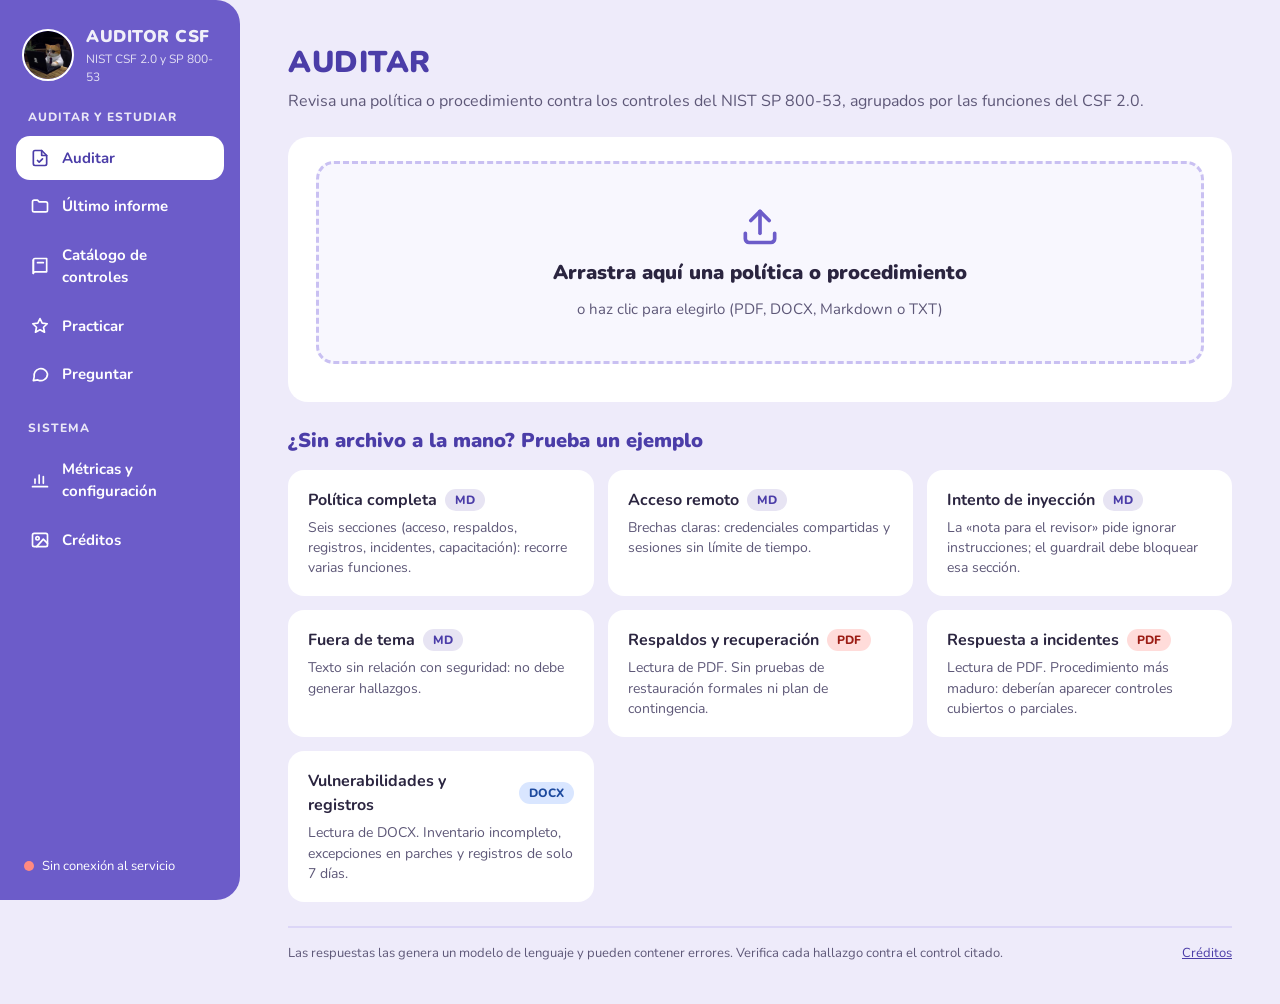
<file: web/index.html>
<!DOCTYPE html>
<html lang="es">
<head>
  <meta charset="UTF-8">
  <meta name="viewport" content="width=device-width, initial-scale=1.0">
  <title>Auditor CSF</title>
  <link rel="icon" type="image/png" href="img/logo.png">
  <link rel="preload" href="fonts/nunito-latin.woff2" as="font" type="font/woff2" crossorigin>
  <link rel="stylesheet" href="estilos.css">
</head>
<body>
<div class="app">
  <nav class="lateral" aria-label="Navegación principal">
    <a class="marca" href="#/auditar">
      <img src="img/logo.png" alt="">
      <span><strong>AUDITOR CSF</strong><span>NIST CSF 2.0 y SP 800-53</span></span>
    </a>

    <div class="menu">
      <span class="menu-titulo">AUDITAR Y ESTUDIAR</span>
      <a href="#/auditar" data-vista="auditar">
        <svg aria-hidden="true" width="20" height="20" viewBox="0 0 24 24" fill="none" stroke="currentColor" stroke-width="2" stroke-linecap="round" stroke-linejoin="round"><path d="M14 3H6a2 2 0 0 0-2 2v14a2 2 0 0 0 2 2h12a2 2 0 0 0 2-2V9z"/><path d="M14 3v6h6"/><path d="m9 15 2 2 4-4"/></svg>
        Auditar
      </a>
      <a href="#/informe" data-vista="informe">
        <svg aria-hidden="true" width="20" height="20" viewBox="0 0 24 24" fill="none" stroke="currentColor" stroke-width="2" stroke-linecap="round" stroke-linejoin="round"><path d="M3 7a2 2 0 0 1 2-2h4l2 2h8a2 2 0 0 1 2 2v8a2 2 0 0 1-2 2H5a2 2 0 0 1-2-2z"/></svg>
        Último informe
      </a>
      <a href="#/catalogo" data-vista="catalogo">
        <svg aria-hidden="true" width="20" height="20" viewBox="0 0 24 24" fill="none" stroke="currentColor" stroke-width="2" stroke-linecap="round" stroke-linejoin="round"><path d="M4 5a2 2 0 0 1 2-2h14v16H6a2 2 0 0 0-2 2z"/><path d="M4 21V5"/><path d="M9 8h7"/></svg>
        Catálogo de controles
      </a>
      <a href="#/practicar" data-vista="practicar">
        <svg aria-hidden="true" width="20" height="20" viewBox="0 0 24 24" fill="none" stroke="currentColor" stroke-width="2" stroke-linecap="round" stroke-linejoin="round"><path d="m12 3 2.6 5.6 6.1.7-4.5 4.2 1.2 6L12 16.6l-5.4 2.9 1.2-6-4.5-4.2 6.1-.7z"/></svg>
        Practicar
      </a>
      <a href="#/preguntar" data-vista="preguntar">
        <svg aria-hidden="true" width="20" height="20" viewBox="0 0 24 24" fill="none" stroke="currentColor" stroke-width="2" stroke-linecap="round" stroke-linejoin="round"><path d="M21 12a8 8 0 0 1-11.6 7.1L4 20l1-4.6A8 8 0 1 1 21 12z"/></svg>
        Preguntar
      </a>
    </div>

    <div class="menu">
      <span class="menu-titulo">SISTEMA</span>
      <a href="#/sistema" data-vista="sistema">
        <svg aria-hidden="true" width="20" height="20" viewBox="0 0 24 24" fill="none" stroke="currentColor" stroke-width="2" stroke-linecap="round" stroke-linejoin="round"><path d="M3 20h18"/><path d="M6 16v-5"/><path d="M11 16V6"/><path d="M16 16v-8"/></svg>
        Métricas y configuración
      </a>
      <a href="#/creditos" data-vista="creditos">
        <svg aria-hidden="true" width="20" height="20" viewBox="0 0 24 24" fill="none" stroke="currentColor" stroke-width="2" stroke-linecap="round" stroke-linejoin="round"><rect x="3" y="4" width="18" height="16" rx="2"/><circle cx="9" cy="10" r="2"/><path d="m21 16-5-5-8 9"/></svg>
        Créditos
      </a>
    </div>

    <div class="espaciador"></div>
    <a id="recuadro" class="recuadro" href="#/auditar" hidden></a>
    <div id="estado-servicio" class="estado-servicio" role="status"><span class="punto"></span><span>Verificando el servicio…</span></div>
  </nav>

  <main id="vista" class="contenido" tabindex="-1"></main>
</div>
<div id="avisos" class="avisos" aria-live="polite"></div>

<script src="app.js"></script>
</body>
</html>
</file>
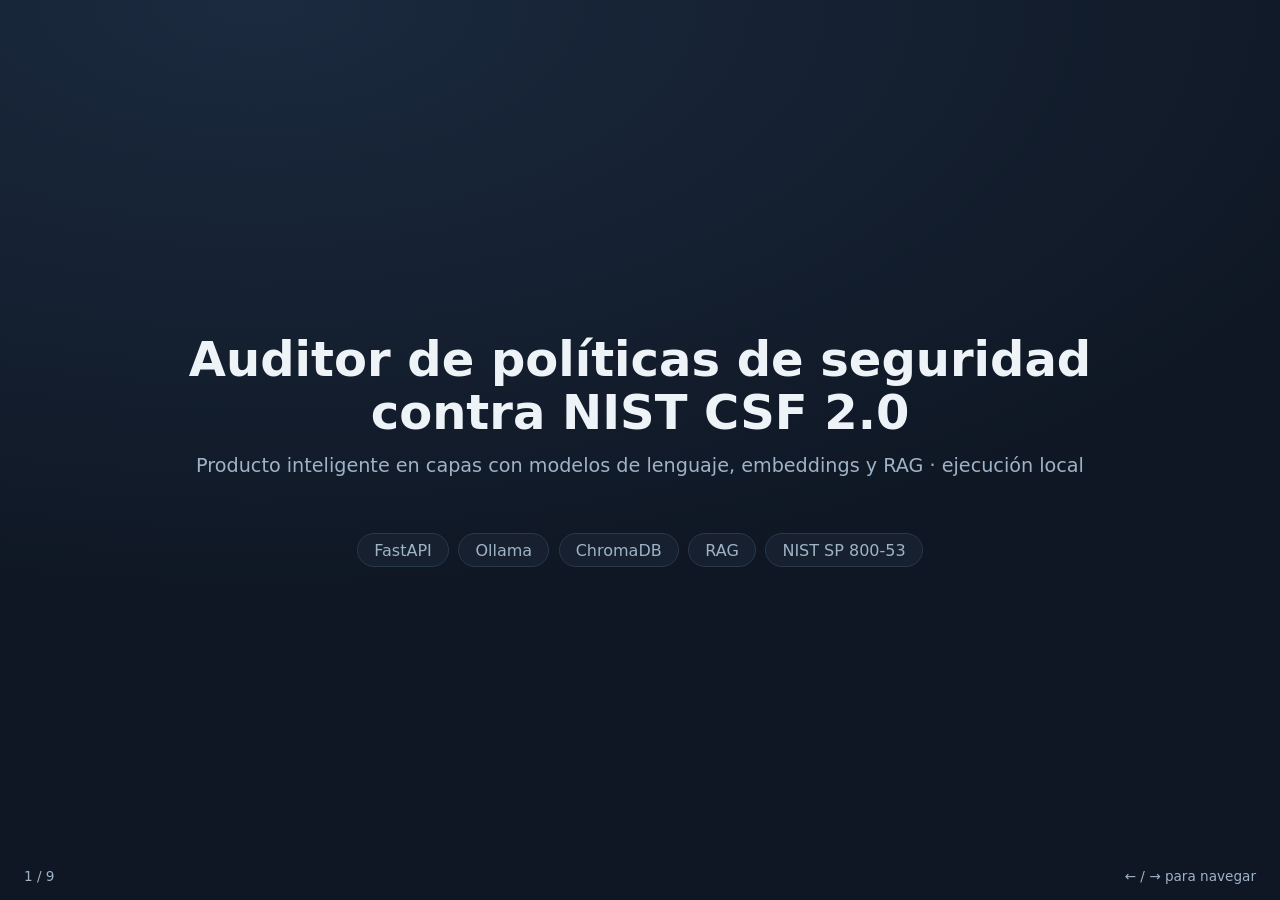
<file: docs/presentacion.html>
<!DOCTYPE html>
<html lang="es">
<head>
<meta charset="UTF-8">
<meta name="viewport" content="width=device-width, initial-scale=1.0">
<title>Auditor de políticas contra NIST CSF 2.0 — Presentación</title>
<style>
  :root{--fondo:#0f1724;--panel:#16202e;--acento:#4a9eff;--texto:#eef3f8;--tenue:#9fb3c6;--ok:#3fb950;--ambar:#f5a623;--rojo:#e5484d}
  *{box-sizing:border-box;margin:0;padding:0}
  html,body{height:100%;background:#000;font-family:system-ui,'Segoe UI',Roboto,sans-serif;color:var(--texto)}
  .slide{display:none;height:100vh;padding:5vh 7vw;flex-direction:column;justify-content:center;
    background:radial-gradient(1200px 600px at 20% 0%,#1b2a3f,var(--fondo))}
  .slide.activa{display:flex}
  h1{font-size:3rem;line-height:1.1;margin-bottom:1rem}
  h2{font-size:2rem;color:var(--acento);margin-bottom:1.5rem;border-bottom:2px solid #28384d;padding-bottom:.4rem}
  h3{font-size:1.2rem;color:var(--tenue);font-weight:500;margin-bottom:2rem}
  ul{list-style:none;font-size:1.5rem;line-height:1.9}
  li{padding-left:1.6rem;position:relative;margin-bottom:.3rem}
  li::before{content:"";position:absolute;left:0;top:.75em;width:.6rem;height:.6rem;background:var(--acento);border-radius:2px}
  li small{color:var(--tenue);font-size:1rem}
  .cols{display:flex;gap:4vw;align-items:center}
  .cols img{max-height:66vh;max-width:52vw;background:#fff;border-radius:8px;padding:10px}
  .centro{align-items:center;text-align:center}
  .centro img{max-height:70vh;background:#fff;border-radius:8px;padding:12px;margin-top:1rem}
  .pie{position:fixed;bottom:16px;right:24px;color:var(--tenue);font-size:.85rem}
  .num{position:fixed;bottom:16px;left:24px;color:var(--tenue);font-size:.85rem}
  .tags{display:flex;gap:.6rem;flex-wrap:wrap;margin-top:1.5rem}
  .tag{background:var(--panel);border:1px solid #28384d;border-radius:20px;padding:.4rem 1rem;font-size:1rem;color:var(--tenue)}
  .kpi{display:flex;gap:2rem;margin-top:1rem}
  .kpi div{background:var(--panel);border:1px solid #28384d;border-radius:10px;padding:1.2rem 1.6rem;text-align:center}
  .kpi b{font-size:2rem;display:block;color:var(--acento)}
  em{color:var(--ambar);font-style:normal}
</style>
</head>
<body>

<section class="slide activa centro">
  <h1>Auditor de políticas de seguridad<br>contra NIST CSF 2.0</h1>
  <h3>Producto inteligente en capas con modelos de lenguaje, embeddings y RAG · ejecución local</h3>
  <div class="tags"><span class="tag">FastAPI</span><span class="tag">Ollama</span><span class="tag">ChromaDB</span>
    <span class="tag">RAG</span><span class="tag">NIST SP 800-53</span></div>
</section>

<section class="slide">
  <h2>1. La idea</h2>
  <ul>
    <li><b>Usuario:</b> responsable de seguridad de infraestructura crítica</li>
    <li><b>Problema:</b> comparar políticas contra cientos de controles es lento y omite cosas</li>
    <li><b>Entrega un informe</b> de brechas por función del CSF 2.0, no una conversación
      <br><small>estado (cubierto/parcial/ausente), gravedad, evidencia, control citado y redacción corregida</small></li>
    <li><b>Original:</b> auditor + clasificador + generador; cambia entrada (documento) y salida (informe)</li>
  </ul>
</section>

<section class="slide">
  <h2>2. Arquitectura — contenedores</h2>
  <div class="cols">
    <img src="figuras/02_contenedores.png" alt="Contenedores">
    <ul>
      <li>Web (presentación) y Servicio (lógica)</li>
      <li>La web consume <em>solo la API</em> por HTTP</li>
      <li>Ollama, ChromaDB y SQLite, todo local</li>
    </ul>
  </div>
</section>

<section class="slide">
  <h2>2. Arquitectura — capas del servicio</h2>
  <div class="cols">
    <img src="figuras/03_capas.png" alt="Capas">
    <ul>
      <li>C1 API · C2 Orquestación · C3 Guardrails</li>
      <li>C4 Caché · C5 Contexto/RAG · C6 Enrutador/Gateway</li>
      <li>C7 Datos · T1 Observabilidad · T2 Retroalimentación</li>
      <li><small>dependencias solo hacia abajo; adaptadores intercambiables</small></li>
    </ul>
  </div>
</section>

<section class="slide">
  <h2>2. Flujo de una consulta</h2>
  <div class="centro"><img src="figuras/07_secuencia_consulta.png" alt="Secuencia de consulta"></div>
</section>

<section class="slide">
  <h2>3. Selección de modelos y RAG</h2>
  <ul>
    <li>Comparados <em>2 embeddings</em> y <em>3 modelos</em> con evidencia (acierto@k, fidelidad, latencia)</li>
    <li>Enrutador: ruta simple (modelo rápido) vs. compleja (modelo capaz)</li>
    <li>RAG: fragmentación con solapamiento, k y umbral calibrados</li>
    <li>Recuperación <em>translingüe</em>: corpus en inglés, documentos en español (bge-m3)</li>
  </ul>
</section>

<section class="slide">
  <h2>4. Demostración en vivo</h2>
  <ul>
    <li>Cargar una política y ver el informe con fuentes</li>
    <li>La misma consulta servida desde la <em>caché semántica</em></li>
    <li>Una entrada bloqueada por los <em>guardrails</em> (inyección)</li>
    <li>Una sección vaga que activa el <em>ciclo de agente</em></li>
    <li>Retroalimentación, panel de métricas y OpenAPI</li>
  </ul>
</section>

<section class="slide">
  <h2>5. Resultados y limitaciones</h2>
  <div class="kpi">
    <div><b>acierto@3</b>recuperación</div>
    <div><b>RAG&gt;sin RAG</b>fidelidad</div>
    <div><b>guardrails</b>bloqueos / falsos+</div>
    <div><b>caché</b>reducción de latencia</div>
  </div>
  <ul style="margin-top:2rem;font-size:1.2rem">
    <li>Limitaciones: corpus en inglés; correspondencia CSF–800-53 de trabajo</li>
    <li>"Cubierto" = alineación con el control, no cumplimiento integral; verificar las respuestas del modelo</li>
  </ul>
  <p style="margin-top:1.5rem;color:var(--tenue)">Los valores exactos están en el informe técnico (sección 10).</p>
</section>

<section class="slide centro">
  <h1>Gracias</h1>
  <h3>El código muestra que funciona; el informe muestra que está bien pensado.</h3>
</section>

<div class="num" id="num"></div>
<div class="pie">← / → para navegar</div>
<script>
  const slides=[...document.querySelectorAll('.slide')];let i=0;
  const num=document.getElementById('num');
  function mostrar(n){slides[i].classList.remove('activa');i=Math.max(0,Math.min(slides.length-1,n));
    slides[i].classList.add('activa');num.textContent=(i+1)+' / '+slides.length;}
  document.addEventListener('keydown',e=>{
    if(e.key==='ArrowRight'||e.key===' '||e.key==='PageDown')mostrar(i+1);
    if(e.key==='ArrowLeft'||e.key==='PageUp')mostrar(i-1);
    if(e.key==='Home')mostrar(0);if(e.key==='End')mostrar(slides.length-1);});
  document.addEventListener('click',()=>mostrar(i+1));
  mostrar(0);
</script>
</body>
</html>
</file>
<file: web/estilos.css>
/* Auditor CSF: estilos de la capa de presentación (diseño de los mockups). */
@font-face {
  font-family: "Nunito";
  src: url("fonts/nunito-latin.woff2") format("woff2");
  font-weight: 400 900;
  font-style: normal;
  font-display: swap;
}

:root {
  --morado: #6C5CC9;
  --morado-osc: #4B3DA8;
  --morado-caja: #5A4AB8;
  --morado-claro: #8C7FDB;
  --lavanda: #EEEBFA;
  --lavanda-2: #F8F7FE;
  --lavanda-3: #F1EEFD;
  --borde: #DCD6F7;
  --borde-2: #C9C0F2;
  --gris-suave: #E7E4F3;
  --texto: #2B2540;
  --tenue: #5E5878;
  --tenue-2: #6B6585;
  --blanco: #FFFFFF;
  --ok-fondo: #D6F5E5; --ok-texto: #146C43; --ok-barra: #1E8E5A;
  --parcial-fondo: #FFE8CC; --parcial-texto: #8A4500; --parcial-barra: #C77700;
  --mal-fondo: #FFDCDA; --mal-texto: #9B1C14; --mal-borde: #F2B8B5; --mal-barra: #D9483B; --mal-fuerte: #B42318;
  --baja-texto: #3651B5;
  --verde-estado: #3DDC97;
  --radio: 20px;
  --fuente: "Nunito", system-ui, -apple-system, "Segoe UI", Roboto, sans-serif;
}

* { box-sizing: border-box; }
html, body { margin: 0; }
body { font-family: var(--fuente); background: var(--lavanda); color: var(--texto); line-height: 1.5; }
a { color: var(--morado-osc); }
a:hover { color: #2F2380; }
button, input, select, textarea { font: inherit; }
:focus-visible { outline: 3px solid var(--morado-osc); outline-offset: 2px; }
.visual-oculto { position: absolute; width: 1px; height: 1px; overflow: hidden; clip: rect(0 0 0 0); white-space: nowrap; }
[hidden] { display: none !important; }

/* --- Estructura --- */
.app { min-height: 100vh; display: flex; flex-wrap: wrap; }
.lateral { flex: 1 1 240px; max-width: 280px; background: var(--morado); color: var(--blanco);
  border-radius: 0 24px 24px 0; padding: 24px 16px; display: flex; flex-direction: column; gap: 22px;
  position: sticky; top: 0; align-self: flex-start; min-height: 100vh; }
.contenido { flex: 999 1 560px; min-width: 0; padding: 40px 48px; display: flex; flex-direction: column;
  gap: 24px; max-width: 1180px; }

/* --- Barra lateral --- */
.marca { display: flex; align-items: center; gap: 12px; color: var(--blanco); text-decoration: none; padding: 0 6px; }
.marca:hover { color: var(--blanco); }
.marca img { width: 52px; height: 52px; border-radius: 50%; border: 2px solid var(--blanco); }
.marca strong { display: block; font-size: 17px; font-weight: 900; letter-spacing: .5px; }
.marca span { font-size: 12px; opacity: .9; }
.menu { display: flex; flex-direction: column; gap: 4px; }
.menu-titulo { font-size: 12px; font-weight: 800; letter-spacing: 1px; padding: 0 12px 6px; opacity: .85; }
.menu a { display: flex; align-items: center; gap: 12px; padding: 11px 14px; border-radius: 14px; font-size: 15px;
  font-weight: 700; text-decoration: none; color: var(--blanco); min-height: 44px; }
.menu a:hover { background: var(--morado-caja); color: var(--blanco); }
.menu a[aria-current="page"] { background: var(--blanco); color: var(--morado-osc); }
.menu svg { flex: none; }
.espaciador { flex-grow: 1; }
.recuadro { display: flex; flex-direction: column; align-items: center; gap: 10px; border-radius: 18px;
  padding: 14px 16px; text-decoration: none; text-align: center; }
.recuadro.en-curso { background: var(--morado-caja); color: var(--blanco); }
.recuadro.en-curso:hover { color: var(--blanco); background: #5243AD; }
.recuadro.listo { background: var(--blanco); color: var(--morado-osc); }
.recuadro.con-error { background: var(--blanco); color: var(--mal-texto); }
.recuadro img { width: 96px; height: 96px; object-fit: contain; }
.recuadro strong { font-size: 18px; font-weight: 900; }
.recuadro .barra { width: 100%; height: 10px; background: var(--morado-claro); border-radius: 6px; overflow: hidden; }
.recuadro .barra span { display: block; height: 100%; background: var(--blanco); border-radius: 6px; transition: width .4s; }
.recuadro small { font-size: 13px; font-weight: 700; text-decoration: underline; }
.estado-servicio { display: flex; align-items: center; gap: 8px; font-size: 13px; padding: 0 8px; }
.estado-servicio .punto { width: 10px; height: 10px; border-radius: 50%; background: var(--verde-estado); flex: none; }
.estado-servicio.aviso .punto { background: #FFC56B; }
.estado-servicio.mal .punto { background: #FF8A80; }

/* --- Michis --- */
.michi { object-fit: contain; }
.michi.trabajando { animation: balanceo 1.8s ease-in-out infinite; transform-origin: 50% 90%; }
@keyframes balanceo { 0%, 100% { transform: rotate(-3deg); } 50% { transform: rotate(3deg); } }
@media (prefers-reduced-motion: reduce) { .michi.trabajando { animation: none; } }

/* --- Tipografía y bloques --- */
.titulo-vista { display: flex; flex-direction: column; gap: 4px; }
.titulo-vista h1 { margin: 0; font-size: 30px; font-weight: 900; color: var(--morado-osc); letter-spacing: .5px; text-transform: uppercase; }
.titulo-vista p { margin: 0; font-size: 16px; color: var(--tenue); }
.fila-titulo { display: flex; justify-content: space-between; align-items: flex-start; gap: 16px; flex-wrap: wrap; }
.tarjeta { background: var(--blanco); border-radius: var(--radio); padding: 24px 28px; display: flex; flex-direction: column; gap: 14px; }
.tarjeta h2, .seccion-titulo { margin: 0; font-size: 19px; font-weight: 900; color: var(--morado-osc); }
.nota { margin: 0; font-size: 13px; color: var(--tenue); }
.tenue { color: var(--tenue); }
.rejilla-2 { display: grid; grid-template-columns: repeat(2, minmax(0, 1fr)); gap: 18px; }
.rejilla-3 { display: grid; grid-template-columns: repeat(3, minmax(0, 1fr)); gap: 12px; }
.aviso-linea { background: var(--blanco); border-radius: 16px; padding: 12px 18px; display: flex; align-items: center;
  gap: 14px; flex-wrap: wrap; font-size: 15px; }
.aviso-linea > span { flex-grow: 1; }
.aviso-naranja { background: var(--parcial-fondo); color: #5C2E00; border-radius: 14px; padding: 12px 16px; font-size: 14px; }
.error-caja { background: var(--mal-fondo); color: var(--mal-texto); border-radius: 14px; padding: 14px 18px; font-size: 15px; }
.pie { margin-top: auto; padding-top: 16px; border-top: 2px solid var(--borde); font-size: 13px; color: var(--tenue);
  display: flex; gap: 16px; flex-wrap: wrap; justify-content: space-between; }

/* --- Botones y controles --- */
.boton { display: inline-flex; align-items: center; justify-content: center; gap: 8px; border-radius: 14px;
  font-weight: 900; font-size: 16px; padding: 12px 24px; min-height: 48px; cursor: pointer; text-decoration: none;
  border: 2px solid var(--morado); background: var(--morado); color: var(--blanco); }
.boton:hover { background: var(--morado-osc); border-color: var(--morado-osc); color: var(--blanco); }
.boton:disabled { opacity: .5; cursor: not-allowed; }
.boton.secundario { background: var(--blanco); color: var(--morado-osc); border-color: var(--borde-2); }
.boton.secundario:hover { background: var(--lavanda-3); color: var(--morado-osc); }
.boton.peligro { background: var(--blanco); color: var(--mal-texto); border-color: var(--mal-borde); }
.boton.chico { font-size: 15px; padding: 9px 18px; min-height: 44px; border-radius: 12px; }
.enlace-boton { background: none; border: none; color: var(--morado-osc); font-weight: 700; text-decoration: underline;
  cursor: pointer; min-height: 44px; padding: 0 6px; }
.chip { font-size: 14px; font-weight: 800; padding: 8px 16px; border-radius: 20px; min-height: 40px; cursor: pointer;
  background: var(--blanco); color: var(--morado-osc); border: 2px solid var(--borde-2); }
.chip[aria-pressed="true"] { background: var(--morado); color: var(--blanco); border-color: var(--morado); }
.grupo-chips { display: flex; gap: 8px; align-items: center; flex-wrap: wrap; }
.grupo-chips > span { font-size: 14px; font-weight: 800; color: var(--tenue); }
.campo { font-size: 16px; border: 2px solid var(--borde); border-radius: 12px; padding: 12px 16px; min-height: 48px;
  background: var(--blanco); color: var(--texto); width: 100%; }
.campo:focus { border-color: var(--morado); outline: none; }
label.etiqueta-campo { font-size: 14px; font-weight: 800; color: var(--tenue); }

/* --- Etiquetas de estado --- */
.pastilla { display: inline-block; font-size: 13px; font-weight: 800; padding: 3px 12px; border-radius: 20px; white-space: nowrap; }
.pastilla.ausente { background: var(--mal-fondo); color: var(--mal-texto); }
.pastilla.parcial { background: var(--parcial-fondo); color: var(--parcial-texto); }
.pastilla.cubierto { background: var(--ok-fondo); color: var(--ok-texto); }
.pastilla.neutra { background: var(--gris-suave); color: var(--morado-osc); }
.gravedad { display: inline-block; font-size: 13px; font-weight: 800; padding: 1px 10px; border-radius: 20px; border: 2px solid; white-space: nowrap; }
.gravedad.alta { color: var(--mal-fuerte); }
.gravedad.media { color: var(--parcial-texto); }
.gravedad.baja { color: var(--baja-texto); }

/* --- Auditar --- */
.zona { width: 100%; border: 3px dashed var(--borde-2); border-radius: 18px; padding: 40px 24px; display: flex;
  flex-direction: column; align-items: center; gap: 10px; text-align: center; cursor: pointer; background: var(--lavanda-2); }
.zona:hover, .zona.arrastrando { border-color: var(--morado); background: var(--lavanda-3); }
.tarjeta:focus-within .zona { border-color: var(--morado); }
.zona strong { font-size: 20px; font-weight: 900; }
.zona span { font-size: 15px; color: var(--tenue); }
.archivo-listo { display: flex; align-items: center; gap: 14px; flex-wrap: wrap; justify-content: center; }
.archivo-listo.error { color: var(--mal-texto); font-weight: 700; }
.demos { display: grid; grid-template-columns: repeat(auto-fill, minmax(250px, 1fr)); gap: 14px; }
.demo { background: var(--blanco); border-radius: 16px; padding: 16px 18px; text-align: left; color: var(--texto);
  display: flex; flex-direction: column; gap: 6px; border: 2px solid transparent; cursor: pointer; }
.demo:hover:not(:disabled) { border-color: var(--morado); }
.demo:disabled { opacity: .55; cursor: not-allowed; }
.demo-cab { display: flex; justify-content: space-between; gap: 8px; align-items: center; }
.demo-cab strong { font-size: 16px; }
.demo small { font-size: 14px; color: var(--tenue); line-height: 1.45; }
.formato { font-size: 12px; font-weight: 800; padding: 2px 10px; border-radius: 20px; background: var(--gris-suave); color: var(--morado-osc); }
.formato.pdf { background: var(--mal-fondo); color: var(--mal-texto); }
.formato.docx { background: #D9E6FF; color: #1D4A9E; }

.barra-progreso { height: 14px; background: var(--gris-suave); border-radius: 8px; overflow: hidden; }
.barra-progreso > div { height: 100%; background: var(--morado); border-radius: 8px; transition: width .4s; }
.pasos { list-style: none; margin: 4px 0 0; padding: 0; display: flex; flex-direction: column; gap: 6px; font-size: 15px; }
.pasos li { display: flex; align-items: center; gap: 12px; padding: 8px 12px; border-radius: 12px; color: var(--tenue-2); }
.pasos li .icono { width: 26px; height: 26px; border-radius: 50%; flex: none; display: inline-flex; align-items: center;
  justify-content: center; font-weight: 900; border: 2px solid var(--borde-2); }
.pasos li .nombre { flex-grow: 1; }
.pasos li.hecho { color: var(--texto); }
.pasos li.hecho .nombre { font-weight: 700; }
.pasos li.hecho .icono { background: var(--ok-fondo); color: var(--ok-texto); border-color: var(--ok-fondo); }
.pasos li.activo { background: var(--lavanda-3); color: var(--morado-osc); font-weight: 800; }
.pasos li.activo .icono { border: 3px solid var(--morado); border-right-color: var(--gris-suave); animation: girar 1s linear infinite; }
.pasos li.bloqueado .icono { background: var(--parcial-fondo); color: var(--parcial-texto); border-color: var(--parcial-fondo); }
.pasos li.bloqueado { color: var(--texto); }
@keyframes girar { to { transform: rotate(360deg); } }
@media (prefers-reduced-motion: reduce) { .pasos li.activo .icono { animation: none; } }

details.tarjeta > summary { font-size: 17px; font-weight: 900; color: var(--morado-osc); cursor: pointer; min-height: 32px; }
.datos-tecnicos { margin: 0; display: grid; grid-template-columns: repeat(auto-fill, minmax(220px, 1fr)); gap: 14px; }
.datos-tecnicos div { background: var(--lavanda-2); border-radius: 14px; padding: 12px 14px; }
.datos-tecnicos dt { font-size: 13px; color: var(--tenue); font-weight: 700; }
.datos-tecnicos dd { margin: 4px 0 0; font-size: 16px; font-weight: 800; }

/* --- Informe --- */
.indicadores { display: grid; grid-template-columns: repeat(auto-fit, minmax(150px, 1fr)); gap: 14px; }
.indicador { background: var(--blanco); border-radius: 18px; padding: 18px 20px; }
.indicador .num { font-size: 34px; font-weight: 900; line-height: 1.2; }
.indicador .et { font-size: 14px; color: var(--tenue); font-weight: 700; }
.indicador.alerta { border: 2px solid var(--mal-borde); }
.indicador.alerta .num { color: var(--mal-fuerte); }
.funcion { background: var(--lavanda-2); border-radius: 14px; padding: 14px 16px; display: flex; flex-direction: column; gap: 8px; }
.funcion.sin-evaluar { color: var(--tenue-2); }
.funcion.evaluada { background: var(--blanco); border: 2px solid var(--borde); padding: 12px 14px; }
.funcion-cab { display: flex; justify-content: space-between; font-weight: 800; gap: 8px; }
.medidor { height: 10px; background: var(--gris-suave); border-radius: 6px; overflow: hidden; }
.medidor > div { height: 100%; border-radius: 6px; }
.funcion small { font-size: 13px; color: var(--tenue); }

.caja-tabla { overflow-x: auto; border-radius: 16px; border: 2px solid var(--gris-suave); }
.tabla-hallazgos { min-width: 880px; }
.fila-h { display: grid; grid-template-columns: 2.2fr 1fr 1.2fr 1.1fr 2fr 40px; gap: 12px; align-items: center; padding: 12px 18px; }
.cab-tabla { background: var(--morado); color: var(--blanco); font-size: 13px; font-weight: 900; letter-spacing: .5px; }
.hallazgo { border-top: 2px solid var(--lavanda); }
button.fila-h { width: 100%; background: var(--blanco); border: none; color: var(--texto); text-align: left; cursor: pointer; min-height: 52px; }
button.fila-h:hover { background: var(--lavanda-2); }
.fila-h .ctrl strong { font-size: 16px; }
.fila-h .ctrl span { font-size: 14px; color: var(--tenue); }
.fila-h .flecha { font-size: 20px; color: var(--morado); font-weight: 900; text-align: center; }
.detalle-h { padding: 4px 18px 18px; display: grid; grid-template-columns: repeat(3, minmax(0, 1fr)); gap: 12px; }
.detalle-h > div { background: var(--lavanda-2); border-radius: 14px; padding: 12px 14px; display: flex; flex-direction: column; gap: 4px; }
.detalle-h > div.sugerida { background: var(--lavanda-3); }
.detalle-h .rotulo { font-size: 12px; font-weight: 900; color: var(--tenue); letter-spacing: .5px; text-transform: uppercase; }
.detalle-h .sugerida .rotulo { color: var(--morado-osc); }
.detalle-h p, .detalle-h q { margin: 0; font-size: 14px; line-height: 1.5; }
.detalle-h q { font-style: italic; }
.detalle-h .descripcion { grid-column: 1 / -1; background: none; padding: 0; }
.vacio { margin: 0; padding: 22px 18px; font-size: 15px; color: var(--tenue); border-top: 2px solid var(--lavanda); }
.lista-secciones { list-style: none; margin: 0; padding: 0; display: flex; flex-direction: column; gap: 8px; font-size: 15px; }
.lista-secciones li { display: flex; gap: 12px; flex-wrap: wrap; align-items: baseline; padding: 8px 12px; border-radius: 12px; background: var(--lavanda-2); }
.lista-secciones li strong { flex-grow: 1; }

/* --- Catálogo --- */
.catalogo { display: flex; gap: 18px; flex-wrap: wrap; align-items: flex-start; }
.lista-controles { flex: 1 1 340px; min-width: 0; background: var(--blanco); border-radius: 18px; overflow: hidden; }
.lista-controles .cab { padding: 12px 18px; background: var(--morado); color: var(--blanco); font-size: 13px; font-weight: 900; letter-spacing: .5px; }
.lista-controles .desplazable { max-height: 640px; overflow-y: auto; }
.lista-controles button { width: 100%; display: flex; gap: 12px; align-items: baseline; padding: 12px 18px; border: none;
  border-top: 2px solid var(--lavanda); background: var(--blanco); color: var(--texto); text-align: left; cursor: pointer; min-height: 48px; }
.lista-controles button:hover { background: var(--lavanda-2); }
.lista-controles button[aria-current="true"] { background: var(--lavanda-3); color: var(--morado-osc); }
.lista-controles button strong { min-width: 64px; font-size: 16px; }
.ficha { flex: 2 1 420px; min-width: 0; }
.ficha h2 { font-size: 26px; color: var(--texto); }
.ficha h2 .id { color: var(--morado-osc); }
.texto-oficial { background: var(--lavanda-2); border-radius: 14px; padding: 16px 18px; display: flex; flex-direction: column; gap: 8px; }
.texto-oficial ul { margin: 0; padding-left: 18px; font-size: 15px; line-height: 1.6; }
.texto-oficial li.n1 { margin-left: 22px; }
.texto-oficial li.n2 { margin-left: 44px; }

/* --- Practicar --- */
.familias { display: grid; grid-template-columns: repeat(auto-fill, minmax(220px, 1fr)); gap: 12px; }
.familia { background: var(--blanco); border-radius: 16px; padding: 16px 18px; text-decoration: none; color: var(--texto);
  display: flex; flex-direction: column; gap: 4px; border: 2px solid transparent; }
.familia:hover { border-color: var(--morado); color: var(--texto); }
.familia strong { font-size: 16px; }
.familia span { font-size: 14px; color: var(--tenue); }
.familia.todas { background: var(--morado); color: var(--blanco); }
.familia.todas span { color: var(--blanco); }
.familia.todas:hover { color: var(--blanco); background: var(--morado-osc); }
.familia .mini { height: 6px; background: var(--gris-suave); border-radius: 4px; overflow: hidden; margin-top: 6px; }
.familia .mini > div { height: 100%; }
.cuestionario { display: flex; gap: 28px; flex-wrap: wrap; align-items: flex-start; flex-direction: row; }
.cuestionario .pregunta { flex: 999 1 420px; min-width: 0; display: flex; flex-direction: column; gap: 18px; }
.cuestionario h2 { font-size: 22px; color: var(--texto); line-height: 1.35; }
.opciones { display: grid; grid-template-columns: repeat(2, minmax(0, 1fr)); gap: 12px; }
.opcion { font-size: 17px; font-weight: 800; padding: 16px 18px; border-radius: 16px; min-height: 60px; text-align: left;
  cursor: pointer; background: var(--blanco); color: var(--texto); border: 2px solid var(--borde); }
.opcion:hover:not(:disabled) { border-color: var(--morado); }
.opcion:disabled { cursor: default; }
.opcion.correcta { background: var(--ok-fondo); color: var(--ok-texto); border-color: var(--ok-barra); }
.opcion.incorrecta { background: var(--mal-fondo); color: var(--mal-texto); border-color: var(--mal-barra); }
.retro-respuesta { border-radius: 16px; padding: 16px 18px; display: flex; flex-direction: column; gap: 6px; }
.retro-respuesta.bien { background: var(--ok-fondo); }
.retro-respuesta.bien strong { color: var(--ok-texto); }
.retro-respuesta.mal { background: var(--parcial-fondo); }
.retro-respuesta.mal strong { color: var(--parcial-texto); }
.retro-respuesta strong { font-size: 17px; }
.retro-respuesta span { font-size: 14px; }
.michi-lado { flex: 1 1 200px; margin: 0; display: flex; flex-direction: column; align-items: center; gap: 10px;
  background: var(--lavanda-2); border-radius: 20px; padding: 18px; }
.michi-lado img { width: 200px; height: 200px; }
.michi-lado figcaption { font-size: 16px; font-weight: 800; color: var(--morado-osc); text-align: center; }
.resultado { flex-direction: row; gap: 32px; align-items: center; flex-wrap: wrap; padding: 32px; }
.resultado img { width: 240px; height: 240px; flex: 0 0 auto; }
.resultado .cifras { flex: 999 1 320px; min-width: 0; display: flex; flex-direction: column; gap: 10px; }
.resultado .grande { font-size: 64px; font-weight: 900; line-height: 1; }
.progreso-familia { display: grid; grid-template-columns: minmax(180px, 300px) 1fr 110px; gap: 14px; align-items: center; }
.progreso-familia .medidor { height: 14px; border-radius: 8px; }
.progreso-familia .valor { text-align: right; font-weight: 800; }
.bandas { display: grid; grid-template-columns: repeat(3, minmax(0, 1fr)); gap: 14px; }
.banda { background: var(--blanco); border-radius: 18px; padding: 14px; display: flex; align-items: center; gap: 12px; font-size: 14px; }
.banda img { width: 64px; height: 64px; }
.repaso { list-style: none; margin: 0; padding: 0; display: flex; flex-direction: column; gap: 10px; }
.repaso li { background: var(--lavanda-2); border-radius: 14px; padding: 12px 16px; display: flex; flex-direction: column; gap: 4px; }

/* --- Preguntar --- */
.respuesta-texto { margin: 0; font-size: 16px; line-height: 1.7; white-space: pre-line; }
.cita { font-weight: 900; text-decoration: none; background: var(--gris-suave); padding: 2px 8px; border-radius: 8px; }
.fuentes { display: flex; gap: 10px; flex-wrap: wrap; }
.fuente { background: var(--lavanda-2); border-radius: 12px; padding: 10px 14px; text-decoration: none; color: var(--texto);
  display: flex; flex-direction: column; min-width: 200px; }
.fuente:hover { color: var(--texto); background: var(--lavanda-3); }
.fuente span { font-size: 13px; color: var(--tenue); }
.cargando { flex-direction: row; align-items: center; gap: 24px; flex-wrap: wrap; padding: 28px; }
.cargando img { width: 150px; height: 150px; }

/* --- Sistema --- */
.lista-datos { margin: 0; display: grid; grid-template-columns: minmax(150px, auto) 1fr; gap: 10px 14px; font-size: 15px; }
.lista-datos dt { color: var(--tenue); font-weight: 700; }
.lista-datos dd { margin: 0; font-weight: 800; }
.tabla { width: 100%; border-collapse: collapse; font-size: 15px; }
.tabla th { background: var(--morado); color: var(--blanco); text-align: left; padding: 10px 16px; font-weight: 900; }
.tabla td { padding: 10px 16px; border-top: 2px solid var(--lavanda); }
.tabla td:first-child { font-weight: 700; }

/* --- Créditos --- */
.creditos-imagenes { display: grid; grid-template-columns: repeat(auto-fill, minmax(90px, 1fr)); gap: 10px; }
.creditos-imagenes figure { margin: 0; display: flex; flex-direction: column; align-items: center; gap: 4px; }
.creditos-imagenes img { width: 76px; height: 76px; object-fit: contain; }
.creditos-imagenes img.redondo { border-radius: 50%; }
.creditos-imagenes figcaption { font-size: 12px; color: var(--tenue); }
.lista-texto { margin: 0; padding-left: 20px; font-size: 15px; line-height: 1.7; }

/* --- Avisos flotantes --- */
.avisos { position: fixed; right: 24px; bottom: 24px; display: flex; flex-direction: column; gap: 10px; z-index: 10; max-width: min(420px, calc(100vw - 32px)); }
.aviso-flotante { background: var(--blanco); border: 2px solid var(--morado); border-radius: 16px; padding: 12px 16px;
  display: flex; align-items: center; gap: 12px; box-shadow: 0 8px 24px rgba(75, 61, 168, .18); font-size: 15px; }
.aviso-flotante img { width: 44px; height: 44px; object-fit: contain; }
.aviso-flotante span { flex-grow: 1; }

/* --- Pantallas angostas --- */
@media (max-width: 900px) {
  .lateral { position: static; min-height: auto; max-width: none; border-radius: 0 0 24px 24px; }
  .lateral .espaciador { display: none; }
  .contenido { padding: 28px 16px; }
  .rejilla-2, .rejilla-3, .bandas { grid-template-columns: minmax(0, 1fr); }
  .detalle-h { grid-template-columns: minmax(0, 1fr); }
  .opciones { grid-template-columns: minmax(0, 1fr); }
  .progreso-familia { grid-template-columns: minmax(0, 1fr) 80px; }
  .progreso-familia .medidor { grid-column: 1 / -1; grid-row: 2; }
}

/* --- Impresión del informe (Exportar PDF) --- */
@media print {
  body { background: #FFFFFF; }
  .lateral, .avisos, .no-imprimir, .pie a { display: none !important; }
  .contenido { padding: 0; max-width: none; }
  .tarjeta, .indicador { border: 1px solid #DDD; break-inside: avoid; }
  .caja-tabla { overflow: visible; }
  .tabla-hallazgos { min-width: 0; }
  .detalle-h { display: grid !important; }
}
</file>
